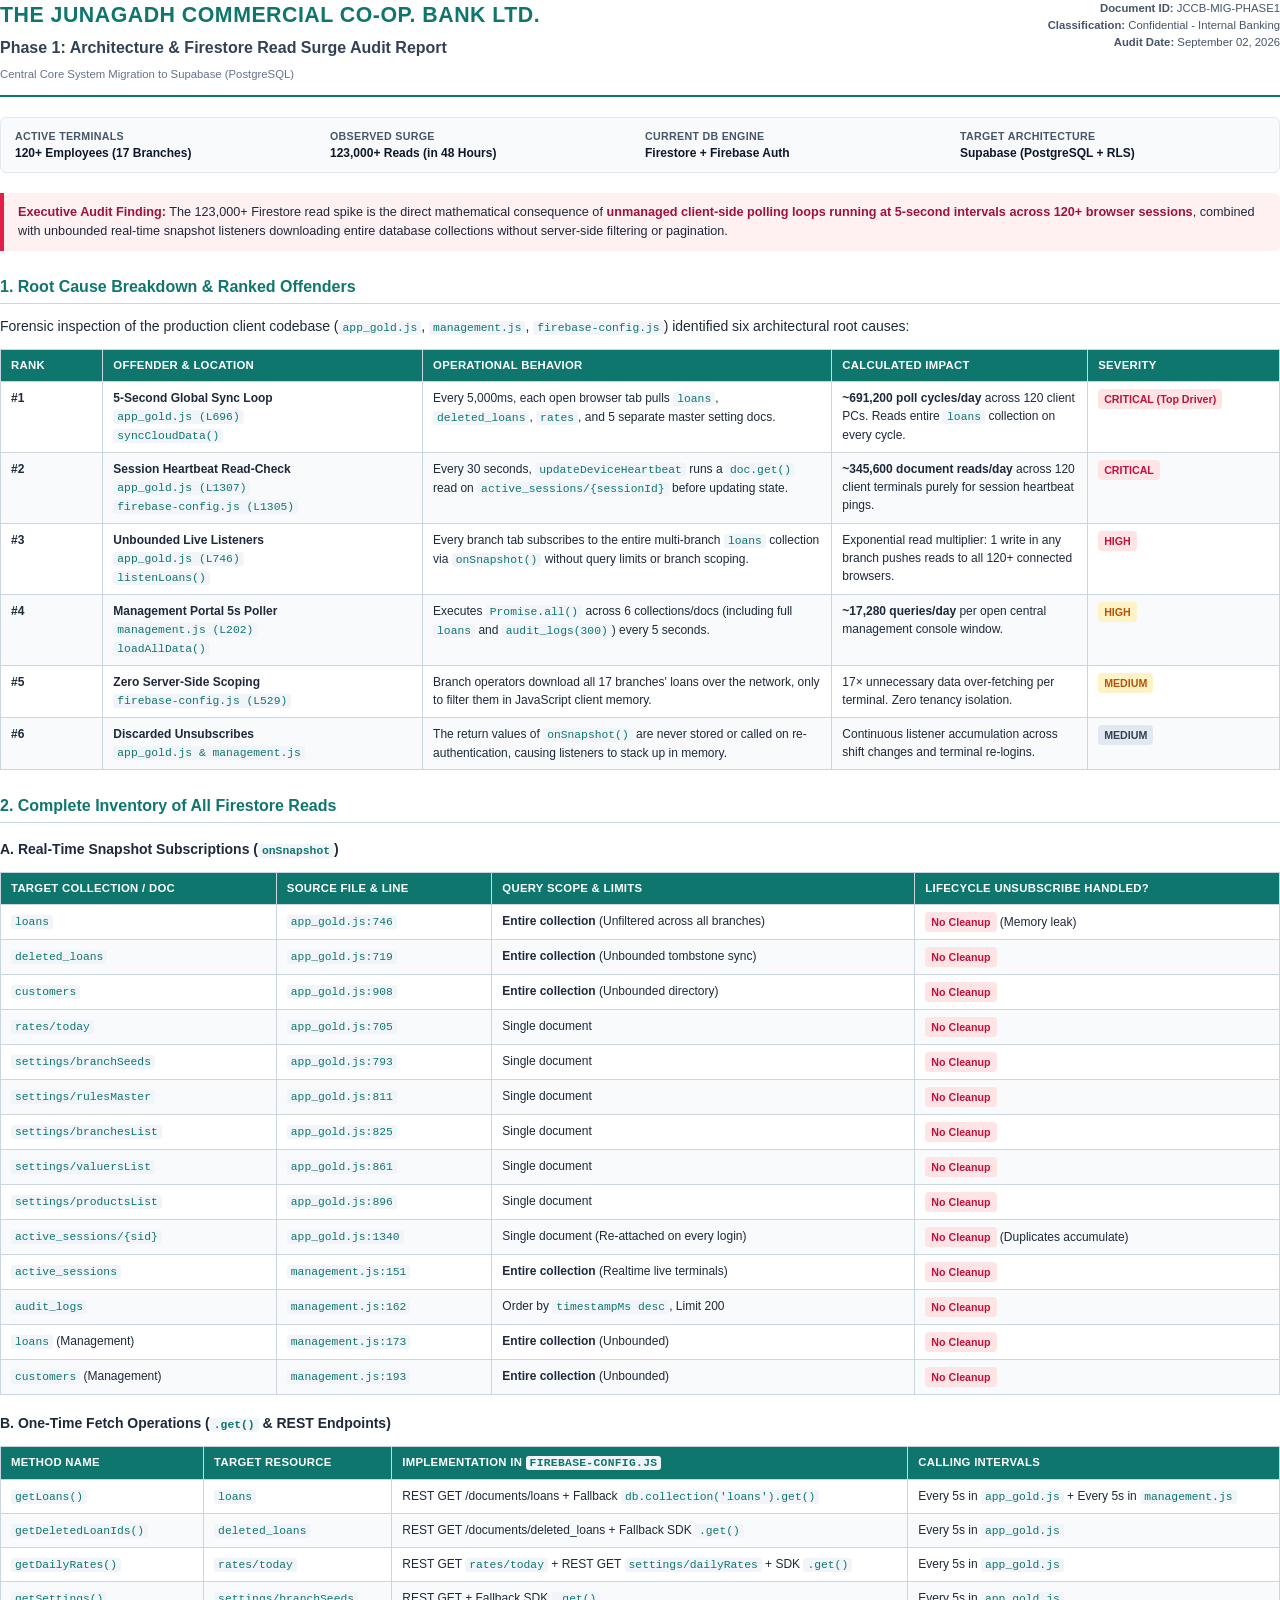
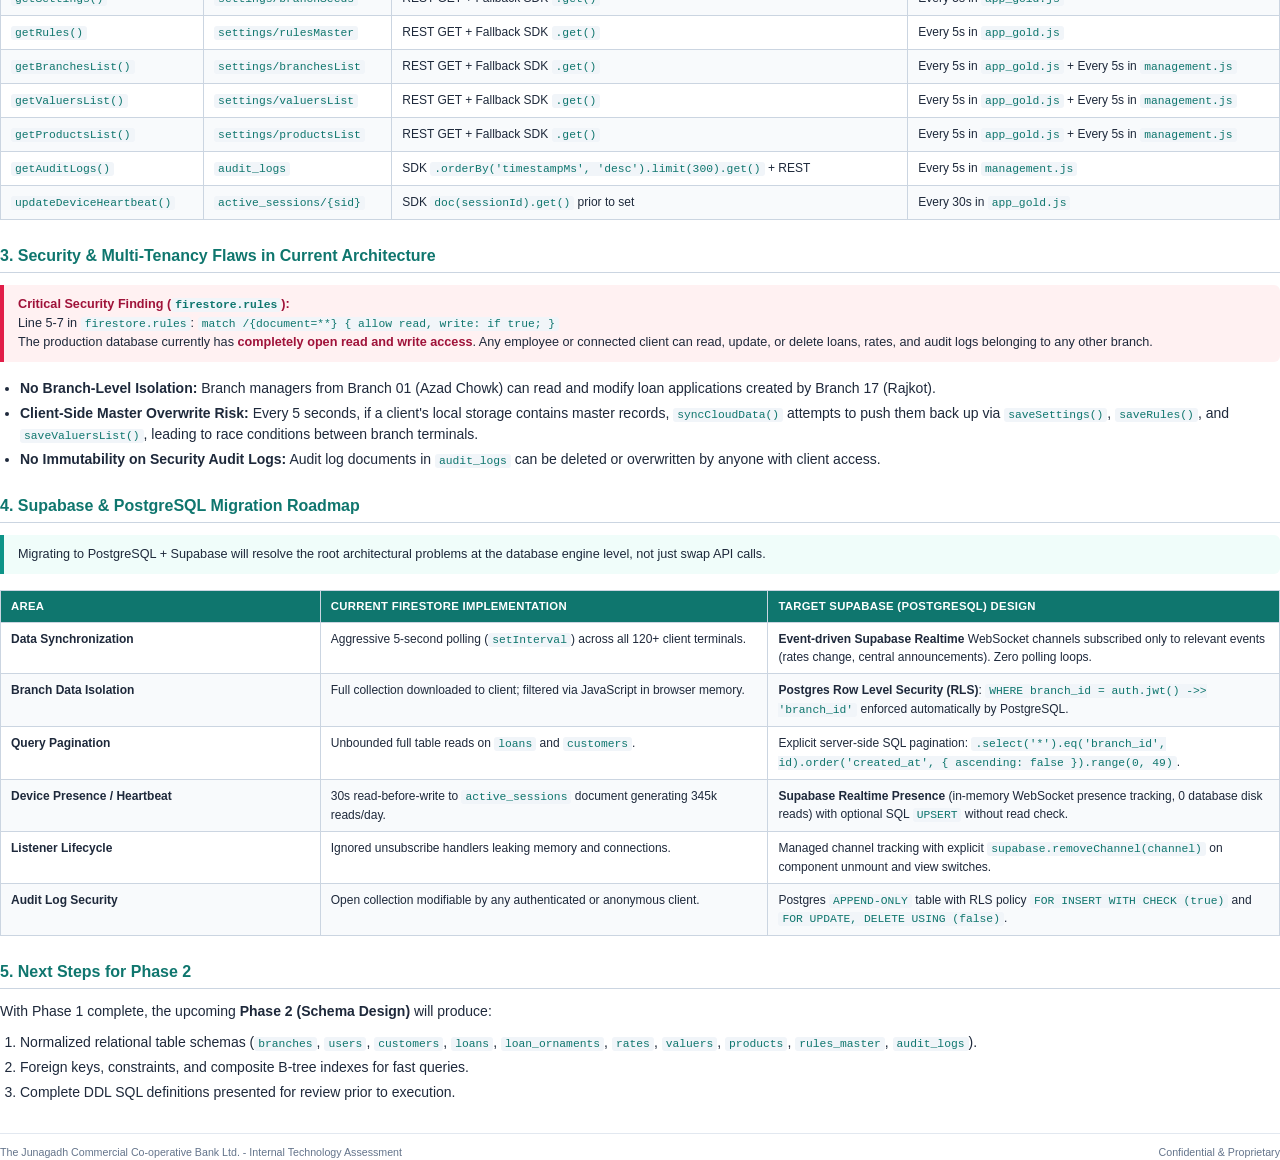
<file: phase1_audit_report.html>
<!DOCTYPE html>
<html lang="en">
<head>
    <meta charset="UTF-8">
    <title>JCCB Gold Loan - Phase 1 Architecture & Read Audit Report</title>
    <style>
        @page {
            size: A4;
            margin: 20mm 15mm 20mm 15mm;
            @bottom-right {
                content: "Page " counter(page) " of " counter(pages);
                font-family: 'Segoe UI', Arial, sans-serif;
                font-size: 9pt;
                color: #64748b;
            }
        }
        * {
            box-sizing: border-box;
        }
        body {
            font-family: -apple-system, BlinkMacSystemFont, "Segoe UI", Roboto, Helvetica, Arial, sans-serif;
            color: #1e293b;
            line-height: 1.5;
            font-size: 10.5pt;
            background: #ffffff;
            margin: 0;
            padding: 0;
        }
        .header-container {
            border-bottom: 2px solid #0f766e;
            padding-bottom: 12px;
            margin-bottom: 20px;
            display: flex;
            justify-content: space-between;
            align-items: flex-start;
        }
        .bank-title {
            font-size: 16pt;
            font-weight: 800;
            color: #0f766e;
            text-transform: uppercase;
            letter-spacing: 0.5px;
            margin: 0 0 4px 0;
        }
        .report-subtitle {
            font-size: 12pt;
            font-weight: 600;
            color: #334155;
            margin: 0 0 6px 0;
        }
        .meta-grid {
            display: grid;
            grid-template-columns: repeat(4, 1fr);
            gap: 10px;
            background: #f8fafc;
            border: 1px solid #e2e8f0;
            border-radius: 6px;
            padding: 10px 14px;
            margin-bottom: 20px;
            font-size: 9pt;
        }
        .meta-item strong {
            display: block;
            color: #475569;
            font-size: 8pt;
            text-transform: uppercase;
            letter-spacing: 0.3px;
        }
        .meta-item span {
            color: #0f172a;
            font-weight: 600;
        }
        h2 {
            font-size: 12pt;
            font-weight: 700;
            color: #0f766e;
            border-bottom: 1.5px solid #cbd5e1;
            padding-bottom: 4px;
            margin-top: 24px;
            margin-bottom: 12px;
            page-break-after: avoid;
        }
        h3 {
            font-size: 10.5pt;
            font-weight: 700;
            color: #1e293b;
            margin-top: 16px;
            margin-bottom: 8px;
            page-break-after: avoid;
        }
        p {
            margin: 0 0 10px 0;
        }
        .alert-box {
            background: #fff1f2;
            border-left: 4px solid #e11d48;
            padding: 10px 14px;
            border-radius: 0 6px 6px 0;
            margin-bottom: 16px;
            font-size: 9.5pt;
        }
        .alert-box strong {
            color: #9f1239;
        }
        .info-box {
            background: #f0fdfa;
            border-left: 4px solid #0d9488;
            padding: 10px 14px;
            border-radius: 0 6px 6px 0;
            margin-bottom: 16px;
            font-size: 9.5pt;
        }
        table {
            width: 100%;
            border-collapse: collapse;
            margin: 12px 0 18px 0;
            font-size: 9pt;
            page-break-inside: avoid;
        }
        th, td {
            border: 1px solid #cbd5e1;
            padding: 7px 10px;
            text-align: left;
            vertical-align: top;
        }
        th {
            background: #0f766e;
            color: #ffffff;
            font-weight: 600;
            font-size: 8.5pt;
            text-transform: uppercase;
            letter-spacing: 0.3px;
        }
        tr:nth-child(even) {
            background-color: #f8fafc;
        }
        .badge-danger {
            background: #ffe4e6;
            color: #be123c;
            padding: 2px 6px;
            border-radius: 4px;
            font-weight: 700;
            font-size: 8pt;
            display: inline-block;
        }
        .badge-warning {
            background: #fef3c7;
            color: #b45309;
            padding: 2px 6px;
            border-radius: 4px;
            font-weight: 700;
            font-size: 8pt;
            display: inline-block;
        }
        .badge-neutral {
            background: #e2e8f0;
            color: #334155;
            padding: 2px 6px;
            border-radius: 4px;
            font-weight: 600;
            font-size: 8pt;
            display: inline-block;
        }
        code {
            font-family: Consolas, "Courier New", monospace;
            background: #f1f5f9;
            color: #0f766e;
            padding: 1px 4px;
            border-radius: 3px;
            font-size: 8.5pt;
        }
        .code-block {
            background: #0f172a;
            color: #f8fafc;
            font-family: Consolas, "Courier New", monospace;
            font-size: 8pt;
            padding: 10px 12px;
            border-radius: 6px;
            overflow-x: auto;
            margin: 8px 0 14px 0;
            line-height: 1.4;
        }
        .page-break {
            page-break-before: always;
        }
        ul, ol {
            margin: 0 0 12px 0;
            padding-left: 20px;
        }
        li {
            margin-bottom: 4px;
        }
        .footer {
            margin-top: 30px;
            padding-top: 10px;
            border-top: 1px solid #e2e8f0;
            display: flex;
            justify-content: space-between;
            font-size: 8pt;
            color: #64748b;
        }
    </style>
</head>
<body>

    <div class="header-container">
        <div>
            <div class="bank-title">The Junagadh Commercial Co-op. Bank Ltd.</div>
            <div class="report-subtitle">Phase 1: Architecture & Firestore Read Surge Audit Report</div>
            <div style="font-size: 8.5pt; color: #64748b;">Central Core System Migration to Supabase (PostgreSQL)</div>
        </div>
        <div style="text-align: right; font-size: 8.5pt; color: #475569;">
            <div><strong>Document ID:</strong> JCCB-MIG-PHASE1</div>
            <div><strong>Classification:</strong> Confidential - Internal Banking</div>
            <div><strong>Audit Date:</strong> September 02, 2026</div>
        </div>
    </div>

    <div class="meta-grid">
        <div class="meta-item">
            <strong>Active Terminals</strong>
            <span>120+ Employees (17 Branches)</span>
        </div>
        <div class="meta-item">
            <strong>Observed Surge</strong>
            <span>123,000+ Reads (in 48 Hours)</span>
        </div>
        <div class="meta-item">
            <strong>Current DB Engine</strong>
            <span>Firestore + Firebase Auth</span>
        </div>
        <div class="meta-item">
            <strong>Target Architecture</strong>
            <span>Supabase (PostgreSQL + RLS)</span>
        </div>
    </div>

    <div class="alert-box">
        <strong>Executive Audit Finding:</strong> The 123,000+ Firestore read spike is the direct mathematical consequence of <strong>unmanaged client-side polling loops running at 5-second intervals across 120+ browser sessions</strong>, combined with unbounded real-time snapshot listeners downloading entire database collections without server-side filtering or pagination.
    </div>

    <h2>1. Root Cause Breakdown & Ranked Offenders</h2>
    <p>Forensic inspection of the production client codebase (<code>app_gold.js</code>, <code>management.js</code>, <code>firebase-config.js</code>) identified six architectural root causes:</p>

    <table>
        <thead>
            <tr>
                <th style="width: 8%;">Rank</th>
                <th style="width: 25%;">Offender & Location</th>
                <th style="width: 32%;">Operational Behavior</th>
                <th style="width: 20%;">Calculated Impact</th>
                <th style="width: 15%;">Severity</th>
            </tr>
        </thead>
        <tbody>
            <tr>
                <td><strong>#1</strong></td>
                <td>
                    <strong>5-Second Global Sync Loop</strong><br>
                    <code>app_gold.js (L696)</code><br>
                    <code>syncCloudData()</code>
                </td>
                <td>Every 5,000ms, each open browser tab pulls <code>loans</code>, <code>deleted_loans</code>, <code>rates</code>, and 5 separate master setting docs.</td>
                <td><strong>~691,200 poll cycles/day</strong> across 120 client PCs. Reads entire <code>loans</code> collection on every cycle.</td>
                <td><span class="badge-danger">CRITICAL (Top Driver)</span></td>
            </tr>
            <tr>
                <td><strong>#2</strong></td>
                <td>
                    <strong>Session Heartbeat Read-Check</strong><br>
                    <code>app_gold.js (L1307)</code><br>
                    <code>firebase-config.js (L1305)</code>
                </td>
                <td>Every 30 seconds, <code>updateDeviceHeartbeat</code> runs a <code>doc.get()</code> read on <code>active_sessions/{sessionId}</code> before updating state.</td>
                <td><strong>~345,600 document reads/day</strong> across 120 client terminals purely for session heartbeat pings.</td>
                <td><span class="badge-danger">CRITICAL</span></td>
            </tr>
            <tr>
                <td><strong>#3</strong></td>
                <td>
                    <strong>Unbounded Live Listeners</strong><br>
                    <code>app_gold.js (L746)</code><br>
                    <code>listenLoans()</code>
                </td>
                <td>Every branch tab subscribes to the entire multi-branch <code>loans</code> collection via <code>onSnapshot()</code> without query limits or branch scoping.</td>
                <td>Exponential read multiplier: 1 write in any branch pushes reads to all 120+ connected browsers.</td>
                <td><span class="badge-danger">HIGH</span></td>
            </tr>
            <tr>
                <td><strong>#4</strong></td>
                <td>
                    <strong>Management Portal 5s Poller</strong><br>
                    <code>management.js (L202)</code><br>
                    <code>loadAllData()</code>
                </td>
                <td>Executes <code>Promise.all()</code> across 6 collections/docs (including full <code>loans</code> and <code>audit_logs(300)</code>) every 5 seconds.</td>
                <td><strong>~17,280 queries/day</strong> per open central management console window.</td>
                <td><span class="badge-warning">HIGH</span></td>
            </tr>
            <tr>
                <td><strong>#5</strong></td>
                <td>
                    <strong>Zero Server-Side Scoping</strong><br>
                    <code>firebase-config.js (L529)</code>
                </td>
                <td>Branch operators download all 17 branches' loans over the network, only to filter them in JavaScript client memory.</td>
                <td>17&times; unnecessary data over-fetching per terminal. Zero tenancy isolation.</td>
                <td><span class="badge-warning">MEDIUM</span></td>
            </tr>
            <tr>
                <td><strong>#6</strong></td>
                <td>
                    <strong>Discarded Unsubscribes</strong><br>
                    <code>app_gold.js & management.js</code>
                </td>
                <td>The return values of <code>onSnapshot()</code> are never stored or called on re-authentication, causing listeners to stack up in memory.</td>
                <td>Continuous listener accumulation across shift changes and terminal re-logins.</td>
                <td><span class="badge-neutral">MEDIUM</span></td>
            </tr>
        </tbody>
    </table>

    <div class="page-break"></div>

    <h2>2. Complete Inventory of All Firestore Reads</h2>

    <h3>A. Real-Time Snapshot Subscriptions (<code>onSnapshot</code>)</h3>
    <table>
        <thead>
            <tr>
                <th>Target Collection / Doc</th>
                <th>Source File & Line</th>
                <th>Query Scope & Limits</th>
                <th>Lifecycle Unsubscribe Handled?</th>
            </tr>
        </thead>
        <tbody>
            <tr>
                <td><code>loans</code></td>
                <td><code>app_gold.js:746</code></td>
                <td><strong>Entire collection</strong> (Unfiltered across all branches)</td>
                <td><span class="badge-danger">No Cleanup</span> (Memory leak)</td>
            </tr>
            <tr>
                <td><code>deleted_loans</code></td>
                <td><code>app_gold.js:719</code></td>
                <td><strong>Entire collection</strong> (Unbounded tombstone sync)</td>
                <td><span class="badge-danger">No Cleanup</span></td>
            </tr>
            <tr>
                <td><code>customers</code></td>
                <td><code>app_gold.js:908</code></td>
                <td><strong>Entire collection</strong> (Unbounded directory)</td>
                <td><span class="badge-danger">No Cleanup</span></td>
            </tr>
            <tr>
                <td><code>rates/today</code></td>
                <td><code>app_gold.js:705</code></td>
                <td>Single document</td>
                <td><span class="badge-danger">No Cleanup</span></td>
            </tr>
            <tr>
                <td><code>settings/branchSeeds</code></td>
                <td><code>app_gold.js:793</code></td>
                <td>Single document</td>
                <td><span class="badge-danger">No Cleanup</span></td>
            </tr>
            <tr>
                <td><code>settings/rulesMaster</code></td>
                <td><code>app_gold.js:811</code></td>
                <td>Single document</td>
                <td><span class="badge-danger">No Cleanup</span></td>
            </tr>
            <tr>
                <td><code>settings/branchesList</code></td>
                <td><code>app_gold.js:825</code></td>
                <td>Single document</td>
                <td><span class="badge-danger">No Cleanup</span></td>
            </tr>
            <tr>
                <td><code>settings/valuersList</code></td>
                <td><code>app_gold.js:861</code></td>
                <td>Single document</td>
                <td><span class="badge-danger">No Cleanup</span></td>
            </tr>
            <tr>
                <td><code>settings/productsList</code></td>
                <td><code>app_gold.js:896</code></td>
                <td>Single document</td>
                <td><span class="badge-danger">No Cleanup</span></td>
            </tr>
            <tr>
                <td><code>active_sessions/{sid}</code></td>
                <td><code>app_gold.js:1340</code></td>
                <td>Single document (Re-attached on every login)</td>
                <td><span class="badge-danger">No Cleanup</span> (Duplicates accumulate)</td>
            </tr>
            <tr>
                <td><code>active_sessions</code></td>
                <td><code>management.js:151</code></td>
                <td><strong>Entire collection</strong> (Realtime live terminals)</td>
                <td><span class="badge-danger">No Cleanup</span></td>
            </tr>
            <tr>
                <td><code>audit_logs</code></td>
                <td><code>management.js:162</code></td>
                <td>Order by <code>timestampMs desc</code>, Limit 200</td>
                <td><span class="badge-danger">No Cleanup</span></td>
            </tr>
            <tr>
                <td><code>loans</code> (Management)</td>
                <td><code>management.js:173</code></td>
                <td><strong>Entire collection</strong> (Unbounded)</td>
                <td><span class="badge-danger">No Cleanup</span></td>
            </tr>
            <tr>
                <td><code>customers</code> (Management)</td>
                <td><code>management.js:193</code></td>
                <td><strong>Entire collection</strong> (Unbounded)</td>
                <td><span class="badge-danger">No Cleanup</span></td>
            </tr>
        </tbody>
    </table>

    <h3>B. One-Time Fetch Operations (<code>.get()</code> & REST Endpoints)</h3>
    <table>
        <thead>
            <tr>
                <th>Method Name</th>
                <th>Target Resource</th>
                <th>Implementation in <code>firebase-config.js</code></th>
                <th>Calling Intervals</th>
            </tr>
        </thead>
        <tbody>
            <tr>
                <td><code>getLoans()</code></td>
                <td><code>loans</code></td>
                <td>REST GET /documents/loans + Fallback <code>db.collection('loans').get()</code></td>
                <td>Every 5s in <code>app_gold.js</code> + Every 5s in <code>management.js</code></td>
            </tr>
            <tr>
                <td><code>getDeletedLoanIds()</code></td>
                <td><code>deleted_loans</code></td>
                <td>REST GET /documents/deleted_loans + Fallback SDK <code>.get()</code></td>
                <td>Every 5s in <code>app_gold.js</code></td>
            </tr>
            <tr>
                <td><code>getDailyRates()</code></td>
                <td><code>rates/today</code></td>
                <td>REST GET <code>rates/today</code> + REST GET <code>settings/dailyRates</code> + SDK <code>.get()</code></td>
                <td>Every 5s in <code>app_gold.js</code></td>
            </tr>
            <tr>
                <td><code>getSettings()</code></td>
                <td><code>settings/branchSeeds</code></td>
                <td>REST GET + Fallback SDK <code>.get()</code></td>
                <td>Every 5s in <code>app_gold.js</code></td>
            </tr>
            <tr>
                <td><code>getRules()</code></td>
                <td><code>settings/rulesMaster</code></td>
                <td>REST GET + Fallback SDK <code>.get()</code></td>
                <td>Every 5s in <code>app_gold.js</code></td>
            </tr>
            <tr>
                <td><code>getBranchesList()</code></td>
                <td><code>settings/branchesList</code></td>
                <td>REST GET + Fallback SDK <code>.get()</code></td>
                <td>Every 5s in <code>app_gold.js</code> + Every 5s in <code>management.js</code></td>
            </tr>
            <tr>
                <td><code>getValuersList()</code></td>
                <td><code>settings/valuersList</code></td>
                <td>REST GET + Fallback SDK <code>.get()</code></td>
                <td>Every 5s in <code>app_gold.js</code> + Every 5s in <code>management.js</code></td>
            </tr>
            <tr>
                <td><code>getProductsList()</code></td>
                <td><code>settings/productsList</code></td>
                <td>REST GET + Fallback SDK <code>.get()</code></td>
                <td>Every 5s in <code>app_gold.js</code> + Every 5s in <code>management.js</code></td>
            </tr>
            <tr>
                <td><code>getAuditLogs()</code></td>
                <td><code>audit_logs</code></td>
                <td>SDK <code>.orderBy('timestampMs', 'desc').limit(300).get()</code> + REST</td>
                <td>Every 5s in <code>management.js</code></td>
            </tr>
            <tr>
                <td><code>updateDeviceHeartbeat()</code></td>
                <td><code>active_sessions/{sid}</code></td>
                <td>SDK <code>doc(sessionId).get()</code> prior to set</td>
                <td>Every 30s in <code>app_gold.js</code></td>
            </tr>
        </tbody>
    </table>

    <div class="page-break"></div>

    <h2>3. Security & Multi-Tenancy Flaws in Current Architecture</h2>

    <div class="alert-box">
        <strong>Critical Security Finding (<code>firestore.rules</code>):</strong><br>
        Line 5-7 in <code>firestore.rules</code>:
        <code>match /{document=**} { allow read, write: if true; }</code><br>
        The production database currently has <strong>completely open read and write access</strong>. Any employee or connected client can read, update, or delete loans, rates, and audit logs belonging to any other branch.
    </div>

    <ul>
        <li><strong>No Branch-Level Isolation:</strong> Branch managers from Branch 01 (Azad Chowk) can read and modify loan applications created by Branch 17 (Rajkot).</li>
        <li><strong>Client-Side Master Overwrite Risk:</strong> Every 5 seconds, if a client's local storage contains master records, <code>syncCloudData()</code> attempts to push them back up via <code>saveSettings()</code>, <code>saveRules()</code>, and <code>saveValuersList()</code>, leading to race conditions between branch terminals.</li>
        <li><strong>No Immutability on Security Audit Logs:</strong> Audit log documents in <code>audit_logs</code> can be deleted or overwritten by anyone with client access.</li>
    </ul>

    <h2>4. Supabase & PostgreSQL Migration Roadmap</h2>

    <div class="info-box">
        Migrating to PostgreSQL + Supabase will resolve the root architectural problems at the database engine level, not just swap API calls.
    </div>

    <table>
        <thead>
            <tr>
                <th style="width: 25%;">Area</th>
                <th style="width: 35%;">Current Firestore Implementation</th>
                <th style="width: 40%;">Target Supabase (PostgreSQL) Design</th>
            </tr>
        </thead>
        <tbody>
            <tr>
                <td><strong>Data Synchronization</strong></td>
                <td>Aggressive 5-second polling (<code>setInterval</code>) across all 120+ client terminals.</td>
                <td><strong>Event-driven Supabase Realtime</strong> WebSocket channels subscribed only to relevant events (rates change, central announcements). Zero polling loops.</td>
            </tr>
            <tr>
                <td><strong>Branch Data Isolation</strong></td>
                <td>Full collection downloaded to client; filtered via JavaScript in browser memory.</td>
                <td><strong>Postgres Row Level Security (RLS)</strong>: <code>WHERE branch_id = auth.jwt() ->> 'branch_id'</code> enforced automatically by PostgreSQL.</td>
            </tr>
            <tr>
                <td><strong>Query Pagination</strong></td>
                <td>Unbounded full table reads on <code>loans</code> and <code>customers</code>.</td>
                <td>Explicit server-side SQL pagination: <code>.select('*').eq('branch_id', id).order('created_at', { ascending: false }).range(0, 49)</code>.</td>
            </tr>
            <tr>
                <td><strong>Device Presence / Heartbeat</strong></td>
                <td>30s read-before-write to <code>active_sessions</code> document generating 345k reads/day.</td>
                <td><strong>Supabase Realtime Presence</strong> (in-memory WebSocket presence tracking, 0 database disk reads) with optional SQL <code>UPSERT</code> without read check.</td>
            </tr>
            <tr>
                <td><strong>Listener Lifecycle</strong></td>
                <td>Ignored unsubscribe handlers leaking memory and connections.</td>
                <td>Managed channel tracking with explicit <code>supabase.removeChannel(channel)</code> on component unmount and view switches.</td>
            </tr>
            <tr>
                <td><strong>Audit Log Security</strong></td>
                <td>Open collection modifiable by any authenticated or anonymous client.</td>
                <td>Postgres <code>APPEND-ONLY</code> table with RLS policy <code>FOR INSERT WITH CHECK (true)</code> and <code>FOR UPDATE, DELETE USING (false)</code>.</td>
            </tr>
        </tbody>
    </table>

    <h2>5. Next Steps for Phase 2</h2>
    <p>With Phase 1 complete, the upcoming <strong>Phase 2 (Schema Design)</strong> will produce:</p>
    <ol>
        <li>Normalized relational table schemas (<code>branches</code>, <code>users</code>, <code>customers</code>, <code>loans</code>, <code>loan_ornaments</code>, <code>rates</code>, <code>valuers</code>, <code>products</code>, <code>rules_master</code>, <code>audit_logs</code>).</li>
        <li>Foreign keys, constraints, and composite B-tree indexes for fast queries.</li>
        <li>Complete DDL SQL definitions presented for review prior to execution.</li>
    </ol>

    <div class="footer">
        <div>The Junagadh Commercial Co-operative Bank Ltd. - Internal Technology Assessment</div>
        <div>Confidential & Proprietary</div>
    </div>

</body>
</html>
</file>
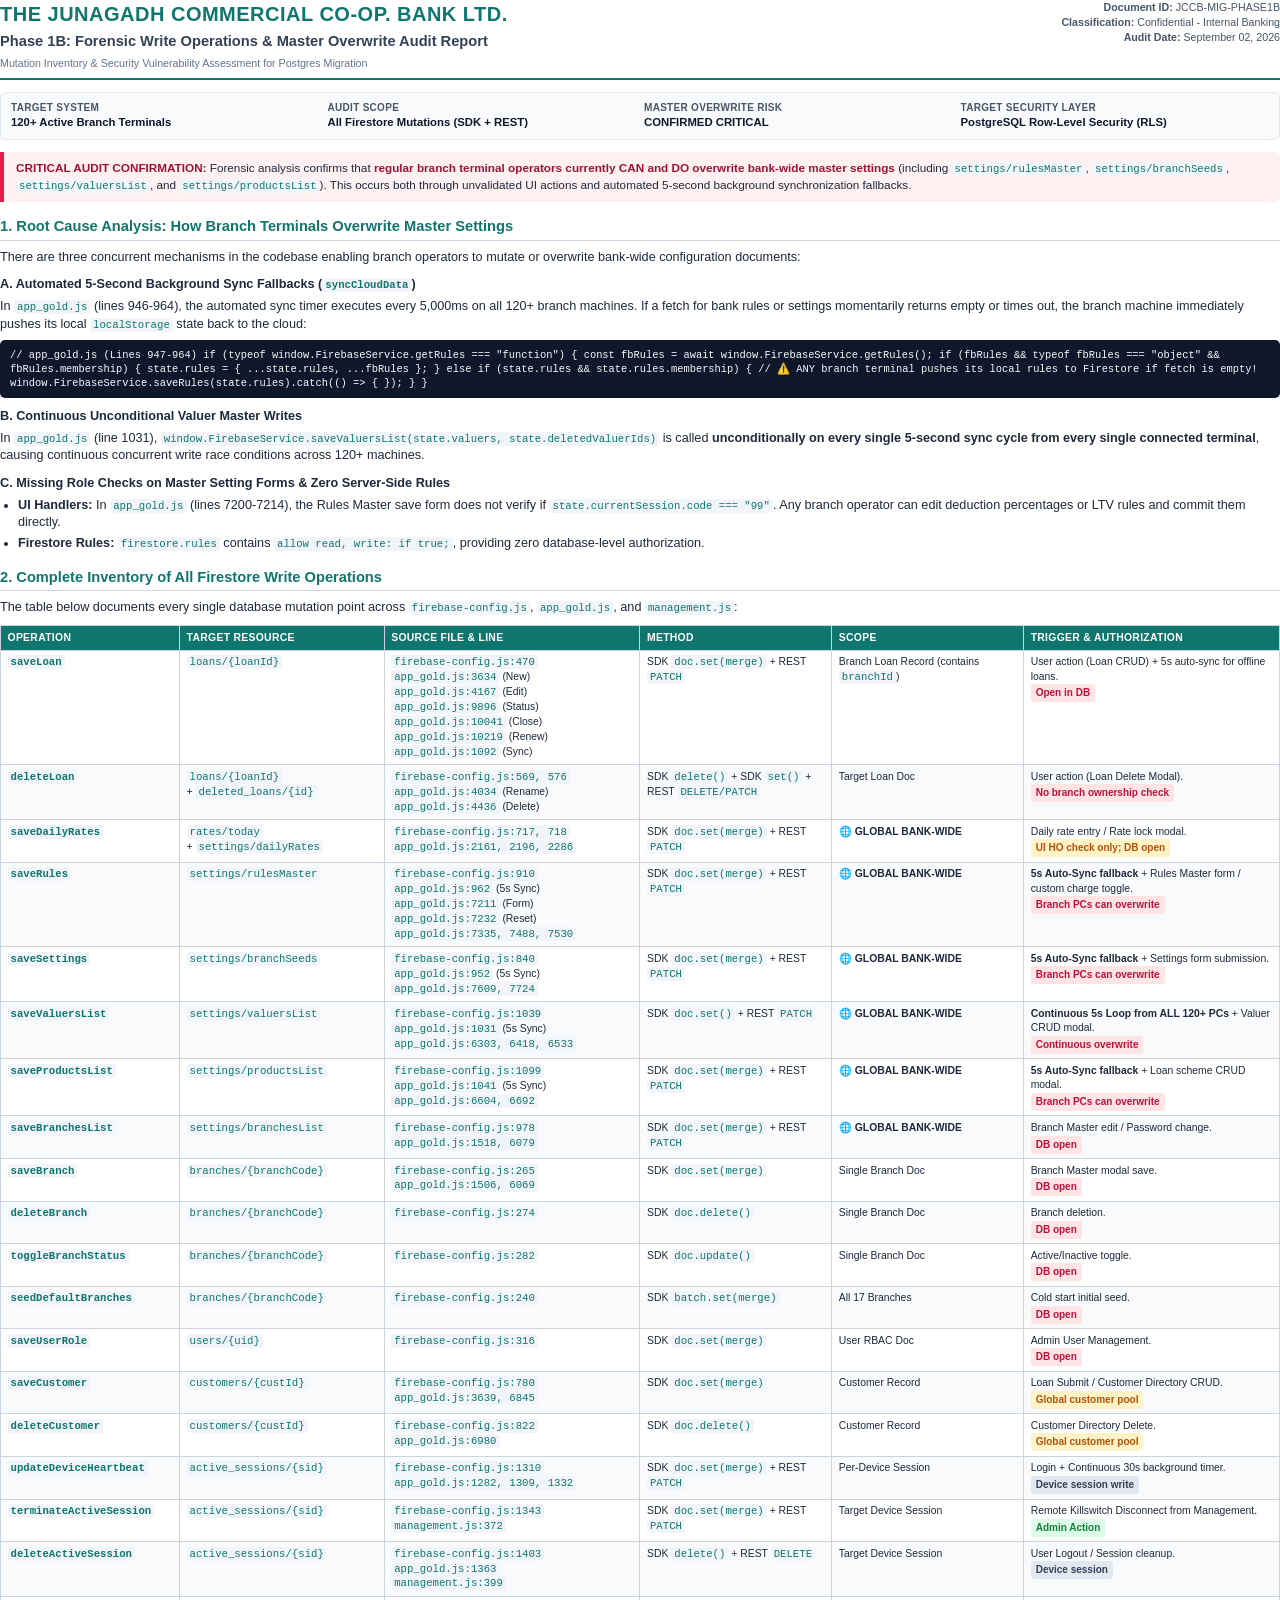
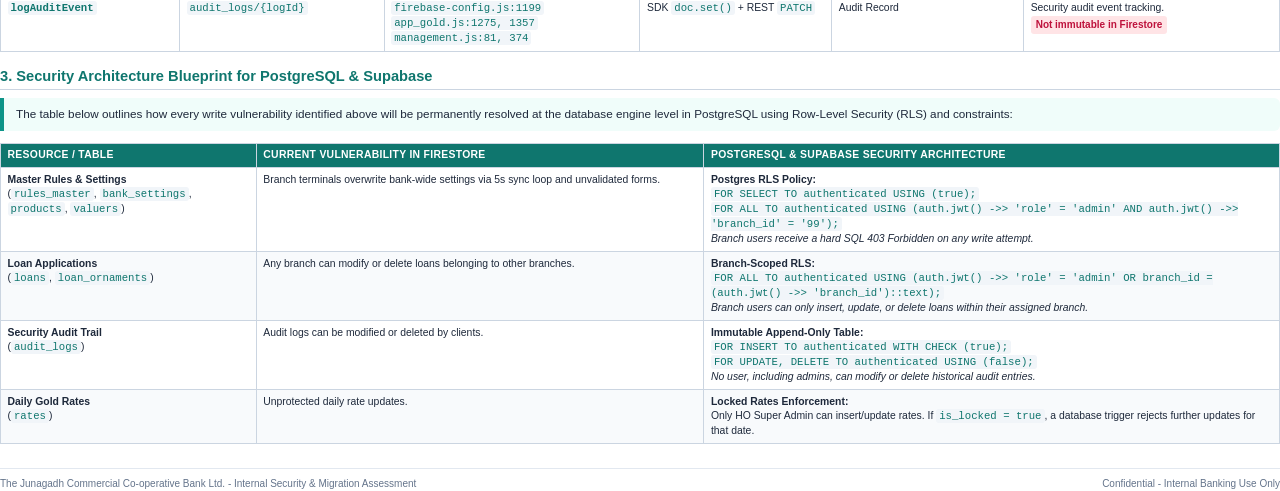
<file: phase1b_audit_report.html>
<!DOCTYPE html>
<html lang="en">
<head>
    <meta charset="UTF-8">
    <title>JCCB Gold Loan - Phase 1B Write Operations & Master Overwrite Audit Report</title>
    <style>
        @page {
            size: A4;
            margin: 18mm 14mm 18mm 14mm;
            @bottom-right {
                content: "Page " counter(page) " of " counter(pages);
                font-family: 'Segoe UI', Arial, sans-serif;
                font-size: 8.5pt;
                color: #64748b;
            }
        }
        * {
            box-sizing: border-box;
        }
        body {
            font-family: -apple-system, BlinkMacSystemFont, "Segoe UI", Roboto, Helvetica, Arial, sans-serif;
            color: #1e293b;
            line-height: 1.4;
            font-size: 9.5pt;
            background: #ffffff;
            margin: 0;
            padding: 0;
        }
        .header-container {
            border-bottom: 2px solid #0f766e;
            padding-bottom: 8px;
            margin-bottom: 12px;
            display: flex;
            justify-content: space-between;
            align-items: flex-start;
        }
        .bank-title {
            font-size: 15pt;
            font-weight: 800;
            color: #0f766e;
            text-transform: uppercase;
            letter-spacing: 0.5px;
            margin: 0 0 3px 0;
        }
        .report-subtitle {
            font-size: 11pt;
            font-weight: 600;
            color: #334155;
            margin: 0 0 4px 0;
        }
        .meta-grid {
            display: grid;
            grid-template-columns: repeat(4, 1fr);
            gap: 8px;
            background: #f8fafc;
            border: 1px solid #e2e8f0;
            border-radius: 6px;
            padding: 8px 10px;
            margin-bottom: 12px;
            font-size: 8.5pt;
        }
        .meta-item strong {
            display: block;
            color: #475569;
            font-size: 7.5pt;
            text-transform: uppercase;
            letter-spacing: 0.3px;
        }
        .meta-item span {
            color: #0f172a;
            font-weight: 600;
        }
        h2 {
            font-size: 11pt;
            font-weight: 700;
            color: #0f766e;
            border-bottom: 1.5px solid #cbd5e1;
            padding-bottom: 3px;
            margin-top: 14px;
            margin-bottom: 8px;
            page-break-after: avoid;
        }
        h3 {
            font-size: 9.5pt;
            font-weight: 700;
            color: #1e293b;
            margin-top: 10px;
            margin-bottom: 4px;
            page-break-after: avoid;
        }
        p {
            margin: 0 0 6px 0;
        }
        .alert-box {
            background: #fff1f2;
            border-left: 4px solid #e11d48;
            padding: 8px 12px;
            border-radius: 0 6px 6px 0;
            margin-bottom: 12px;
            font-size: 8.8pt;
        }
        .alert-box strong {
            color: #9f1239;
        }
        .info-box {
            background: #f0fdfa;
            border-left: 4px solid #0d9488;
            padding: 8px 12px;
            border-radius: 0 6px 6px 0;
            margin-bottom: 12px;
            font-size: 8.8pt;
        }
        table {
            width: 100%;
            border-collapse: collapse;
            margin: 8px 0 12px 0;
            font-size: 7.8pt;
            page-break-inside: auto;
        }
        tr {
            page-break-inside: avoid;
            page-break-after: auto;
        }
        th, td {
            border: 1px solid #cbd5e1;
            padding: 4.5px 6.5px;
            text-align: left;
            vertical-align: top;
        }
        th {
            background: #0f766e;
            color: #ffffff;
            font-weight: 600;
            font-size: 7.8pt;
            text-transform: uppercase;
            letter-spacing: 0.3px;
        }
        tr:nth-child(even) {
            background-color: #f8fafc;
        }
        .badge-danger {
            background: #ffe4e6;
            color: #be123c;
            padding: 2px 5px;
            border-radius: 3px;
            font-weight: 700;
            font-size: 7.5pt;
            display: inline-block;
        }
        .badge-warning {
            background: #fef3c7;
            color: #b45309;
            padding: 2px 5px;
            border-radius: 3px;
            font-weight: 700;
            font-size: 7.5pt;
            display: inline-block;
        }
        .badge-success {
            background: #dcfce7;
            color: #15803d;
            padding: 2px 5px;
            border-radius: 3px;
            font-weight: 700;
            font-size: 7.5pt;
            display: inline-block;
        }
        .badge-neutral {
            background: #e2e8f0;
            color: #334155;
            padding: 2px 5px;
            border-radius: 3px;
            font-weight: 600;
            font-size: 7.5pt;
            display: inline-block;
        }
        code {
            font-family: Consolas, "Courier New", monospace;
            background: #f1f5f9;
            color: #0f766e;
            padding: 1px 3px;
            border-radius: 3px;
            font-size: 8pt;
        }
        .code-block {
            background: #0f172a;
            color: #f8fafc;
            font-family: Consolas, "Courier New", monospace;
            font-size: 7.8pt;
            padding: 8px 10px;
            border-radius: 5px;
            overflow-x: auto;
            margin: 6px 0 10px 0;
            line-height: 1.35;
        }
        .page-break {
            page-break-before: always;
        }
        ul, ol {
            margin: 0 0 10px 0;
            padding-left: 18px;
        }
        li {
            margin-bottom: 3px;
        }
        .footer {
            margin-top: 24px;
            padding-top: 8px;
            border-top: 1px solid #e2e8f0;
            display: flex;
            justify-content: space-between;
            font-size: 7.5pt;
            color: #64748b;
        }
    </style>
</head>
<body>

    <div class="header-container">
        <div>
            <div class="bank-title">The Junagadh Commercial Co-op. Bank Ltd.</div>
            <div class="report-subtitle">Phase 1B: Forensic Write Operations & Master Overwrite Audit Report</div>
            <div style="font-size: 8pt; color: #64748b;">Mutation Inventory & Security Vulnerability Assessment for Postgres Migration</div>
        </div>
        <div style="text-align: right; font-size: 8pt; color: #475569;">
            <div><strong>Document ID:</strong> JCCB-MIG-PHASE1B</div>
            <div><strong>Classification:</strong> Confidential - Internal Banking</div>
            <div><strong>Audit Date:</strong> September 02, 2026</div>
        </div>
    </div>

    <div class="meta-grid">
        <div class="meta-item">
            <strong>Target System</strong>
            <span>120+ Active Branch Terminals</span>
        </div>
        <div class="meta-item">
            <strong>Audit Scope</strong>
            <span>All Firestore Mutations (SDK + REST)</span>
        </div>
        <div class="meta-item">
            <strong>Master Overwrite Risk</strong>
            <span>CONFIRMED CRITICAL</span>
        </div>
        <div class="meta-item">
            <strong>Target Security Layer</strong>
            <span>PostgreSQL Row-Level Security (RLS)</span>
        </div>
    </div>

    <div class="alert-box">
        <strong>CRITICAL AUDIT CONFIRMATION:</strong> Forensic analysis confirms that <strong>regular branch terminal operators currently CAN and DO overwrite bank-wide master settings</strong> (including <code>settings/rulesMaster</code>, <code>settings/branchSeeds</code>, <code>settings/valuersList</code>, and <code>settings/productsList</code>). This occurs both through unvalidated UI actions and automated 5-second background synchronization fallbacks.
    </div>

    <h2>1. Root Cause Analysis: How Branch Terminals Overwrite Master Settings</h2>
    <p>There are three concurrent mechanisms in the codebase enabling branch operators to mutate or overwrite bank-wide configuration documents:</p>

    <h3>A. Automated 5-Second Background Sync Fallbacks (<code>syncCloudData</code>)</h3>
    <p>In <code>app_gold.js</code> (lines 946-964), the automated sync timer executes every 5,000ms on all 120+ branch machines. If a fetch for bank rules or settings momentarily returns empty or times out, the branch machine immediately pushes its local <code>localStorage</code> state back to the cloud:</p>
    
    <div class="code-block">
// app_gold.js (Lines 947-964)
if (typeof window.FirebaseService.getRules === "function") {
    const fbRules = await window.FirebaseService.getRules();
    if (fbRules && typeof fbRules === "object" && fbRules.membership) {
        state.rules = { ...state.rules, ...fbRules };
    } else if (state.rules && state.rules.membership) {
        // ⚠️ ANY branch terminal pushes its local rules to Firestore if fetch is empty!
        window.FirebaseService.saveRules(state.rules).catch(() => { });
    }
}
    </div>

    <h3>B. Continuous Unconditional Valuer Master Writes</h3>
    <p>In <code>app_gold.js</code> (line 1031), <code>window.FirebaseService.saveValuersList(state.valuers, state.deletedValuerIds)</code> is called <strong>unconditionally on every single 5-second sync cycle from every single connected terminal</strong>, causing continuous concurrent write race conditions across 120+ machines.</p>

    <h3>C. Missing Role Checks on Master Setting Forms & Zero Server-Side Rules</h3>
    <ul>
        <li><strong>UI Handlers:</strong> In <code>app_gold.js</code> (lines 7200-7214), the Rules Master save form does not verify if <code>state.currentSession.code === "99"</code>. Any branch operator can edit deduction percentages or LTV rules and commit them directly.</li>
        <li><strong>Firestore Rules:</strong> <code>firestore.rules</code> contains <code>allow read, write: if true;</code>, providing zero database-level authorization.</li>
    </ul>

    <div class="page-break"></div>

    <h2>2. Complete Inventory of All Firestore Write Operations</h2>
    <p>The table below documents every single database mutation point across <code>firebase-config.js</code>, <code>app_gold.js</code>, and <code>management.js</code>:</p>

    <table>
        <thead>
            <tr>
                <th style="width: 14%;">Operation</th>
                <th style="width: 16%;">Target Resource</th>
                <th style="width: 20%;">Source File & Line</th>
                <th style="width: 15%;">Method</th>
                <th style="width: 15%;">Scope</th>
                <th style="width: 20%;">Trigger & Authorization</th>
            </tr>
        </thead>
        <tbody>
            <tr>
                <td><strong><code>saveLoan</code></strong></td>
                <td><code>loans/{loanId}</code></td>
                <td>
                    <code>firebase-config.js:470</code><br>
                    <code>app_gold.js:3634</code> (New)<br>
                    <code>app_gold.js:4167</code> (Edit)<br>
                    <code>app_gold.js:9896</code> (Status)<br>
                    <code>app_gold.js:10041</code> (Close)<br>
                    <code>app_gold.js:10219</code> (Renew)<br>
                    <code>app_gold.js:1092</code> (Sync)
                </td>
                <td>SDK <code>doc.set(merge)</code> + REST <code>PATCH</code></td>
                <td>Branch Loan Record (contains <code>branchId</code>)</td>
                <td>User action (Loan CRUD) + 5s auto-sync for offline loans.<br><span class="badge-danger">Open in DB</span></td>
            </tr>
            <tr>
                <td><strong><code>deleteLoan</code></strong></td>
                <td><code>loans/{loanId}</code><br>+ <code>deleted_loans/{id}</code></td>
                <td>
                    <code>firebase-config.js:569, 576</code><br>
                    <code>app_gold.js:4034</code> (Rename)<br>
                    <code>app_gold.js:4436</code> (Delete)
                </td>
                <td>SDK <code>delete()</code> + SDK <code>set()</code> + REST <code>DELETE/PATCH</code></td>
                <td>Target Loan Doc</td>
                <td>User action (Loan Delete Modal).<br><span class="badge-danger">No branch ownership check</span></td>
            </tr>
            <tr>
                <td><strong><code>saveDailyRates</code></strong></td>
                <td><code>rates/today</code><br>+ <code>settings/dailyRates</code></td>
                <td>
                    <code>firebase-config.js:717, 718</code><br>
                    <code>app_gold.js:2161, 2196, 2286</code>
                </td>
                <td>SDK <code>doc.set(merge)</code> + REST <code>PATCH</code></td>
                <td>🌐 <strong>GLOBAL BANK-WIDE</strong></td>
                <td>Daily rate entry / Rate lock modal.<br><span class="badge-warning">UI HO check only; DB open</span></td>
            </tr>
            <tr>
                <td><strong><code>saveRules</code></strong></td>
                <td><code>settings/rulesMaster</code></td>
                <td>
                    <code>firebase-config.js:910</code><br>
                    <code>app_gold.js:962</code> (5s Sync)<br>
                    <code>app_gold.js:7211</code> (Form)<br>
                    <code>app_gold.js:7232</code> (Reset)<br>
                    <code>app_gold.js:7335, 7488, 7530</code>
                </td>
                <td>SDK <code>doc.set(merge)</code> + REST <code>PATCH</code></td>
                <td>🌐 <strong>GLOBAL BANK-WIDE</strong></td>
                <td><strong>5s Auto-Sync fallback</strong> + Rules Master form / custom charge toggle.<br><span class="badge-danger">Branch PCs can overwrite</span></td>
            </tr>
            <tr>
                <td><strong><code>saveSettings</code></strong></td>
                <td><code>settings/branchSeeds</code></td>
                <td>
                    <code>firebase-config.js:840</code><br>
                    <code>app_gold.js:952</code> (5s Sync)<br>
                    <code>app_gold.js:7609, 7724</code>
                </td>
                <td>SDK <code>doc.set(merge)</code> + REST <code>PATCH</code></td>
                <td>🌐 <strong>GLOBAL BANK-WIDE</strong></td>
                <td><strong>5s Auto-Sync fallback</strong> + Settings form submission.<br><span class="badge-danger">Branch PCs can overwrite</span></td>
            </tr>
            <tr>
                <td><strong><code>saveValuersList</code></strong></td>
                <td><code>settings/valuersList</code></td>
                <td>
                    <code>firebase-config.js:1039</code><br>
                    <code>app_gold.js:1031</code> (5s Sync)<br>
                    <code>app_gold.js:6303, 6418, 6533</code>
                </td>
                <td>SDK <code>doc.set()</code> + REST <code>PATCH</code></td>
                <td>🌐 <strong>GLOBAL BANK-WIDE</strong></td>
                <td><strong>Continuous 5s Loop from ALL 120+ PCs</strong> + Valuer CRUD modal.<br><span class="badge-danger">Continuous overwrite</span></td>
            </tr>
            <tr>
                <td><strong><code>saveProductsList</code></strong></td>
                <td><code>settings/productsList</code></td>
                <td>
                    <code>firebase-config.js:1099</code><br>
                    <code>app_gold.js:1041</code> (5s Sync)<br>
                    <code>app_gold.js:6604, 6692</code>
                </td>
                <td>SDK <code>doc.set(merge)</code> + REST <code>PATCH</code></td>
                <td>🌐 <strong>GLOBAL BANK-WIDE</strong></td>
                <td><strong>5s Auto-Sync fallback</strong> + Loan scheme CRUD modal.<br><span class="badge-danger">Branch PCs can overwrite</span></td>
            </tr>
            <tr>
                <td><strong><code>saveBranchesList</code></strong></td>
                <td><code>settings/branchesList</code></td>
                <td>
                    <code>firebase-config.js:978</code><br>
                    <code>app_gold.js:1518, 6079</code>
                </td>
                <td>SDK <code>doc.set(merge)</code> + REST <code>PATCH</code></td>
                <td>🌐 <strong>GLOBAL BANK-WIDE</strong></td>
                <td>Branch Master edit / Password change.<br><span class="badge-danger">DB open</span></td>
            </tr>
            <tr>
                <td><strong><code>saveBranch</code></strong></td>
                <td><code>branches/{branchCode}</code></td>
                <td>
                    <code>firebase-config.js:265</code><br>
                    <code>app_gold.js:1506, 6069</code>
                </td>
                <td>SDK <code>doc.set(merge)</code></td>
                <td>Single Branch Doc</td>
                <td>Branch Master modal save.<br><span class="badge-danger">DB open</span></td>
            </tr>
            <tr>
                <td><strong><code>deleteBranch</code></strong></td>
                <td><code>branches/{branchCode}</code></td>
                <td><code>firebase-config.js:274</code></td>
                <td>SDK <code>doc.delete()</code></td>
                <td>Single Branch Doc</td>
                <td>Branch deletion.<br><span class="badge-danger">DB open</span></td>
            </tr>
            <tr>
                <td><strong><code>toggleBranchStatus</code></strong></td>
                <td><code>branches/{branchCode}</code></td>
                <td><code>firebase-config.js:282</code></td>
                <td>SDK <code>doc.update()</code></td>
                <td>Single Branch Doc</td>
                <td>Active/Inactive toggle.<br><span class="badge-danger">DB open</span></td>
            </tr>
            <tr>
                <td><strong><code>seedDefaultBranches</code></strong></td>
                <td><code>branches/{branchCode}</code></td>
                <td><code>firebase-config.js:240</code></td>
                <td>SDK <code>batch.set(merge)</code></td>
                <td>All 17 Branches</td>
                <td>Cold start initial seed.<br><span class="badge-danger">DB open</span></td>
            </tr>
            <tr>
                <td><strong><code>saveUserRole</code></strong></td>
                <td><code>users/{uid}</code></td>
                <td><code>firebase-config.js:316</code></td>
                <td>SDK <code>doc.set(merge)</code></td>
                <td>User RBAC Doc</td>
                <td>Admin User Management.<br><span class="badge-danger">DB open</span></td>
            </tr>
            <tr>
                <td><strong><code>saveCustomer</code></strong></td>
                <td><code>customers/{custId}</code></td>
                <td>
                    <code>firebase-config.js:780</code><br>
                    <code>app_gold.js:3639, 6845</code>
                </td>
                <td>SDK <code>doc.set(merge)</code></td>
                <td>Customer Record</td>
                <td>Loan Submit / Customer Directory CRUD.<br><span class="badge-warning">Global customer pool</span></td>
            </tr>
            <tr>
                <td><strong><code>deleteCustomer</code></strong></td>
                <td><code>customers/{custId}</code></td>
                <td>
                    <code>firebase-config.js:822</code><br>
                    <code>app_gold.js:6980</code>
                </td>
                <td>SDK <code>doc.delete()</code></td>
                <td>Customer Record</td>
                <td>Customer Directory Delete.<br><span class="badge-warning">Global customer pool</span></td>
            </tr>
            <tr>
                <td><strong><code>updateDeviceHeartbeat</code></strong></td>
                <td><code>active_sessions/{sid}</code></td>
                <td>
                    <code>firebase-config.js:1310</code><br>
                    <code>app_gold.js:1282, 1309, 1332</code>
                </td>
                <td>SDK <code>doc.set(merge)</code> + REST <code>PATCH</code></td>
                <td>Per-Device Session</td>
                <td>Login + Continuous 30s background timer.<br><span class="badge-neutral">Device session write</span></td>
            </tr>
            <tr>
                <td><strong><code>terminateActiveSession</code></strong></td>
                <td><code>active_sessions/{sid}</code></td>
                <td>
                    <code>firebase-config.js:1343</code><br>
                    <code>management.js:372</code>
                </td>
                <td>SDK <code>doc.set(merge)</code> + REST <code>PATCH</code></td>
                <td>Target Device Session</td>
                <td>Remote Killswitch Disconnect from Management.<br><span class="badge-success">Admin Action</span></td>
            </tr>
            <tr>
                <td><strong><code>deleteActiveSession</code></strong></td>
                <td><code>active_sessions/{sid}</code></td>
                <td>
                    <code>firebase-config.js:1403</code><br>
                    <code>app_gold.js:1363</code><br>
                    <code>management.js:399</code>
                </td>
                <td>SDK <code>delete()</code> + REST <code>DELETE</code></td>
                <td>Target Device Session</td>
                <td>User Logout / Session cleanup.<br><span class="badge-neutral">Device session</span></td>
            </tr>
            <tr>
                <td><strong><code>logAuditEvent</code></strong></td>
                <td><code>audit_logs/{logId}</code></td>
                <td>
                    <code>firebase-config.js:1199</code><br>
                    <code>app_gold.js:1275, 1357</code><br>
                    <code>management.js:81, 374</code>
                </td>
                <td>SDK <code>doc.set()</code> + REST <code>PATCH</code></td>
                <td>Audit Record</td>
                <td>Security audit event tracking.<br><span class="badge-danger">Not immutable in Firestore</span></td>
            </tr>
        </tbody>
    </table>

    <h2>3. Security Architecture Blueprint for PostgreSQL & Supabase</h2>

    <div class="info-box">
        The table below outlines how every write vulnerability identified above will be permanently resolved at the database engine level in PostgreSQL using Row-Level Security (RLS) and constraints:
    </div>

    <table>
        <thead>
            <tr>
                <th style="width: 20%;">Resource / Table</th>
                <th style="width: 35%;">Current Vulnerability in Firestore</th>
                <th style="width: 45%;">PostgreSQL & Supabase Security Architecture</th>
            </tr>
        </thead>
        <tbody>
            <tr>
                <td><strong>Master Rules & Settings</strong><br>(<code>rules_master</code>, <code>bank_settings</code>, <code>products</code>, <code>valuers</code>)</td>
                <td>Branch terminals overwrite bank-wide settings via 5s sync loop and unvalidated forms.</td>
                <td>
                    <strong>Postgres RLS Policy:</strong><br>
                    <code>FOR SELECT TO authenticated USING (true);</code><br>
                    <code>FOR ALL TO authenticated USING (auth.jwt() ->> 'role' = 'admin' AND auth.jwt() ->> 'branch_id' = '99');</code><br>
                    <em>Branch users receive a hard SQL 403 Forbidden on any write attempt.</em>
                </td>
            </tr>
            <tr>
                <td><strong>Loan Applications</strong><br>(<code>loans</code>, <code>loan_ornaments</code>)</td>
                <td>Any branch can modify or delete loans belonging to other branches.</td>
                <td>
                    <strong>Branch-Scoped RLS:</strong><br>
                    <code>FOR ALL TO authenticated USING (auth.jwt() ->> 'role' = 'admin' OR branch_id = (auth.jwt() ->> 'branch_id')::text);</code><br>
                    <em>Branch users can only insert, update, or delete loans within their assigned branch.</em>
                </td>
            </tr>
            <tr>
                <td><strong>Security Audit Trail</strong><br>(<code>audit_logs</code>)</td>
                <td>Audit logs can be modified or deleted by clients.</td>
                <td>
                    <strong>Immutable Append-Only Table:</strong><br>
                    <code>FOR INSERT TO authenticated WITH CHECK (true);</code><br>
                    <code>FOR UPDATE, DELETE TO authenticated USING (false);</code><br>
                    <em>No user, including admins, can modify or delete historical audit entries.</em>
                </td>
            </tr>
            <tr>
                <td><strong>Daily Gold Rates</strong><br>(<code>rates</code>)</td>
                <td>Unprotected daily rate updates.</td>
                <td>
                    <strong>Locked Rates Enforcement:</strong><br>
                    Only HO Super Admin can insert/update rates. If <code>is_locked = true</code>, a database trigger rejects further updates for that date.
                </td>
            </tr>
        </tbody>
    </table>

    <div class="footer">
        <div>The Junagadh Commercial Co-operative Bank Ltd. - Internal Security & Migration Assessment</div>
        <div>Confidential - Internal Banking Use Only</div>
    </div>

</body>
</html>
</file>
